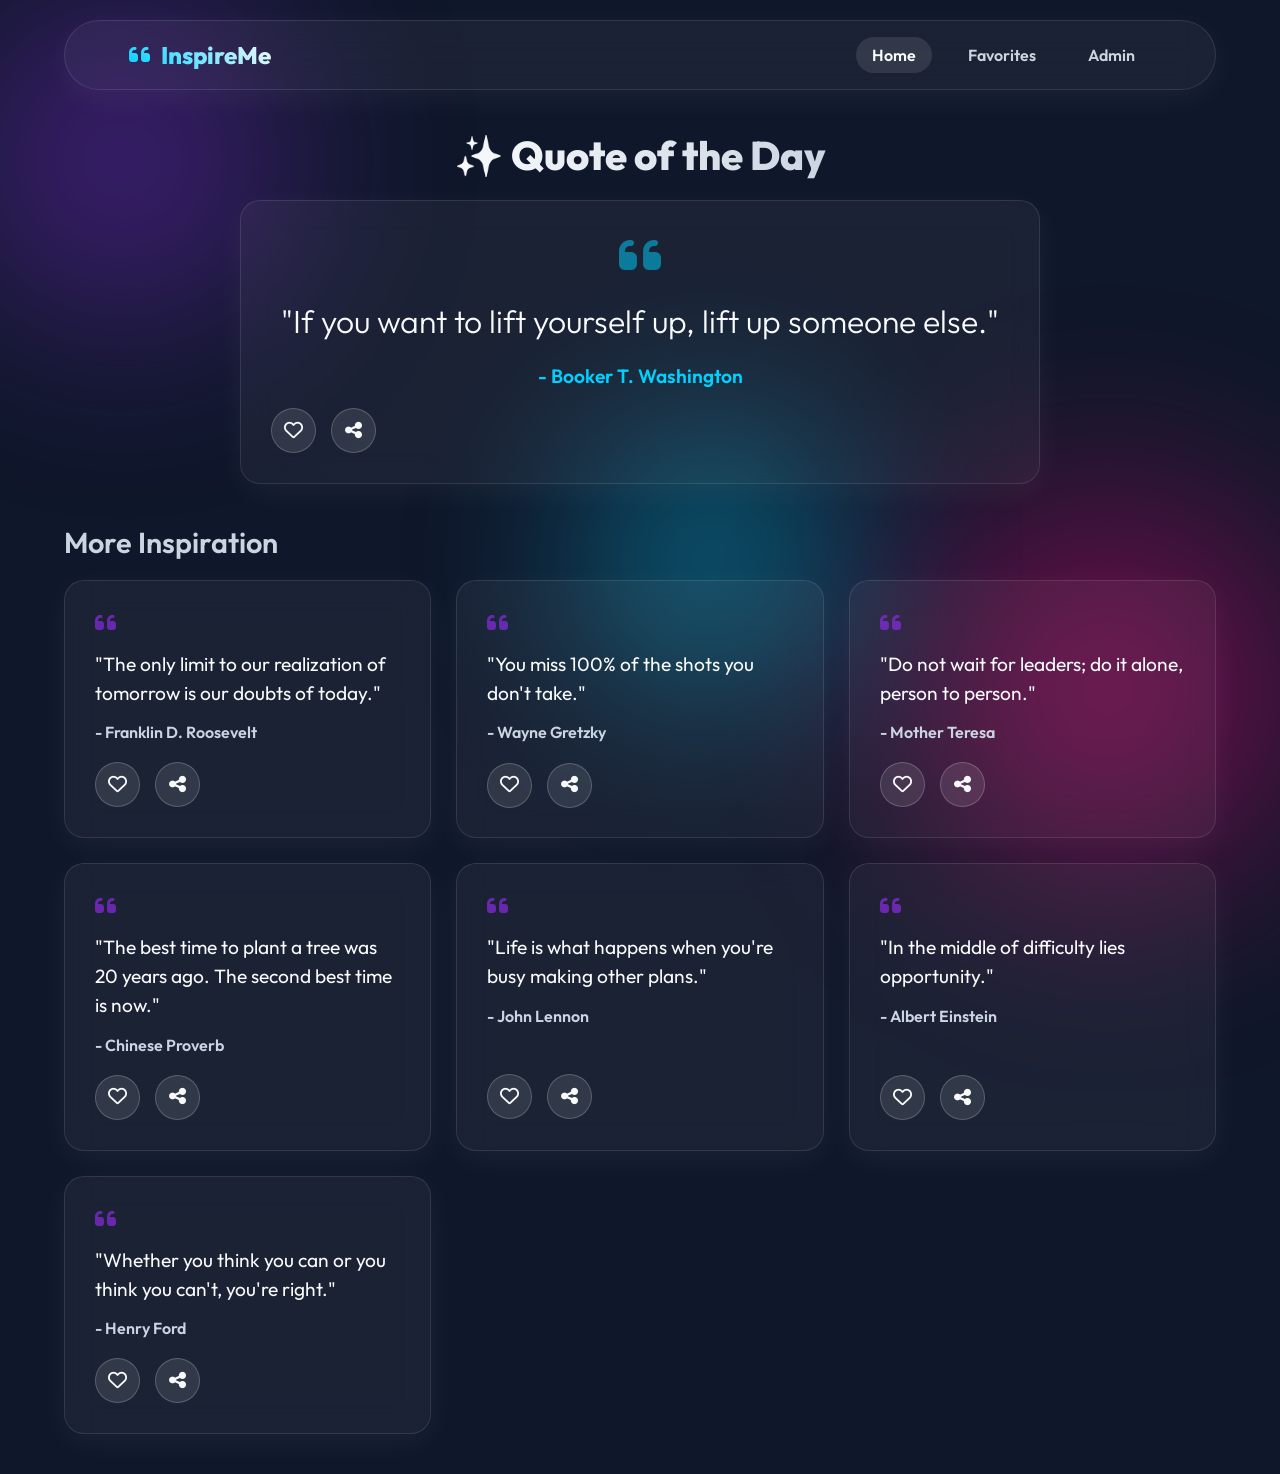
<file: index.html>
<!DOCTYPE html>
<html lang="en">
<head>
    <meta charset="UTF-8">
    <meta name="viewport" content="width=device-width, initial-scale=1.0">
    <title>InspireMe - Daily Quotes</title>
    <link href="https://fonts.googleapis.com/css2?family=Outfit:wght@300;400;600;800&display=swap" rel="stylesheet">
    <link rel="stylesheet" href="https://cdnjs.cloudflare.com/ajax/libs/font-awesome/6.4.0/css/all.min.css">
    <link rel="stylesheet" href="styles.css">
</head>
<body>
    <div class="blob blob-1"></div>
    <div class="blob blob-2"></div>
    <div class="blob blob-3"></div>

    <nav class="navbar glass-effect">
        <div class="logo">
            <i class="fa-solid fa-quote-left"></i> InspireMe
        </div>
        <div class="nav-links">
            <a href="index.html" class="active">Home</a>
            <a href="favorites.html">Favorites</a>
            <a href="admin.html">Admin</a>
        </div>
    </nav>

    <main class="container">
        <!-- Today's Quote Section -->
        <section class="today-quote-section">
            <h2 class="section-title">✨ Quote of the Day</h2>
            <div class="quote-card featured glass-effect" id="today-quote-card">
                <div class="quote-content">
                    <i class="fa-solid fa-quote-left quote-icon"></i>
                    <p class="quote-text" id="today-quote-text">Loading inspiration...</p>
                    <p class="quote-author" id="today-quote-author">-</p>
                </div>
                <div class="quote-actions">
                    <button class="action-btn favorite-btn" id="today-favorite-btn" title="Save to Favorites">
                        <i class="fa-regular fa-heart"></i>
                    </button>
                    <button class="action-btn share-btn" id="today-share-btn" title="Share Quote">
                        <i class="fa-solid fa-share-nodes"></i>
                    </button>
                </div>
            </div>
        </section>

        <!-- More Quotes Grid -->
        <section class="more-quotes-section">
            <h3 class="section-subtitle">More Inspiration</h3>
            <div class="quotes-grid" id="quotes-grid">
                <!-- Quote cards will be injected here by JavaScript -->
            </div>
        </section>
    </main>

    <script src="app.js"></script>
</body>
</html>
</file>
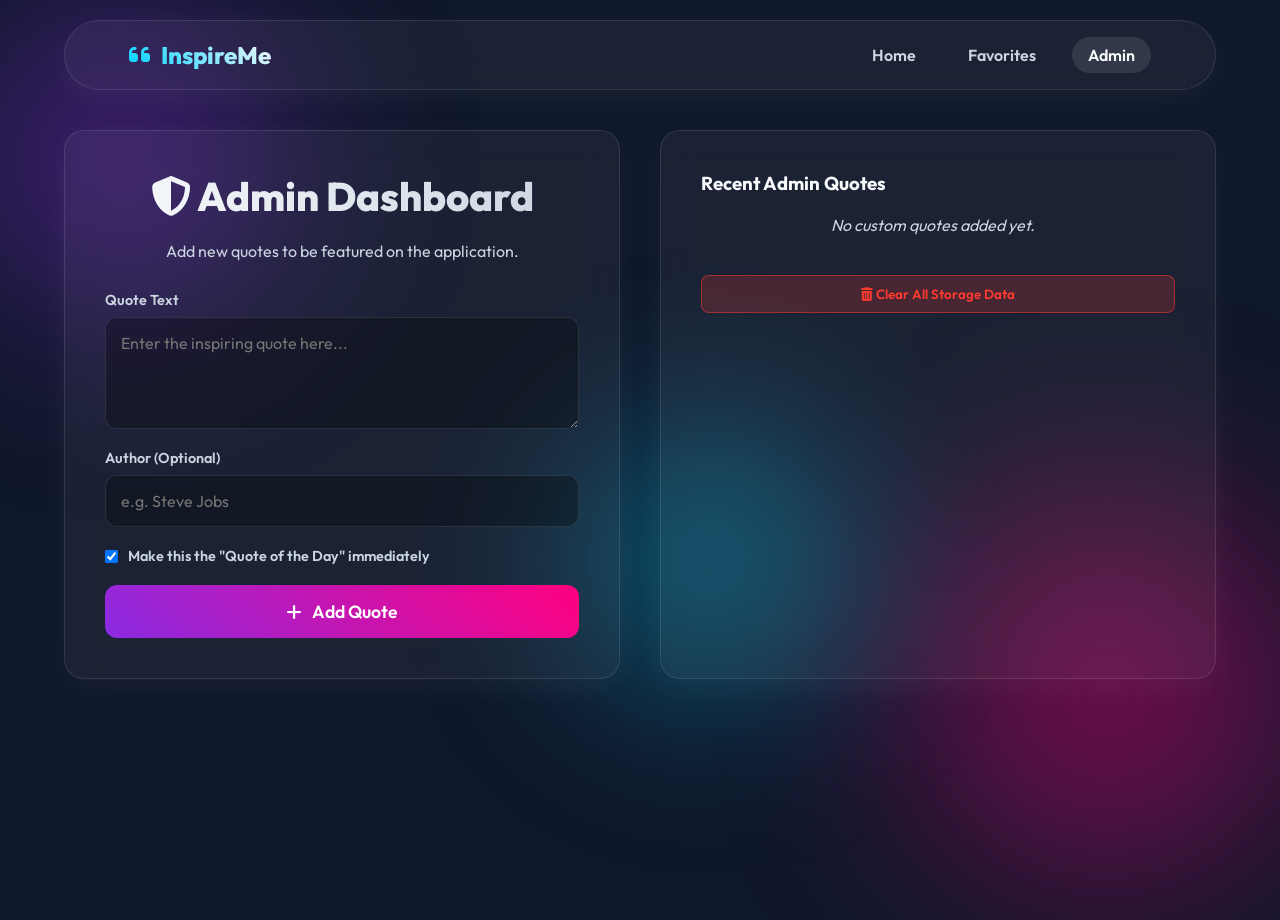
<file: admin.html>
<!DOCTYPE html>
<html lang="en">
<head>
    <meta charset="UTF-8">
    <meta name="viewport" content="width=device-width, initial-scale=1.0">
    <title>InspireMe - Admin Panel</title>
    <link href="https://fonts.googleapis.com/css2?family=Outfit:wght@300;400;600;800&display=swap" rel="stylesheet">
    <link rel="stylesheet" href="https://cdnjs.cloudflare.com/ajax/libs/font-awesome/6.4.0/css/all.min.css">
    <link rel="stylesheet" href="styles.css">
</head>
<body>
    <div class="blob blob-1"></div>
    <div class="blob blob-2"></div>
    <div class="blob blob-3"></div>

    <nav class="navbar glass-effect">
        <div class="logo">
            <i class="fa-solid fa-quote-left"></i> InspireMe
        </div>
        <div class="nav-links">
            <a href="index.html">Home</a>
            <a href="favorites.html">Favorites</a>
            <a href="admin.html" class="active">Admin</a>
        </div>
    </nav>

    <main class="container admin-container">
        <section class="admin-panel glass-effect">
            <h2 class="section-title"><i class="fa-solid fa-shield-halved"></i> Admin Dashboard</h2>
            <p class="section-desc">Add new quotes to be featured on the application.</p>
            
            <form id="add-quote-form" class="admin-form">
                <div class="form-group">
                    <label for="quote-input">Quote Text</label>
                    <textarea id="quote-input" rows="4" placeholder="Enter the inspiring quote here..." required></textarea>
                </div>
                
                <div class="form-group">
                    <label for="author-input">Author (Optional)</label>
                    <input type="text" id="author-input" placeholder="e.g. Steve Jobs">
                </div>

                <div class="form-group">
                    <label class="checkbox-label">
                        <input type="checkbox" id="feature-checkbox" checked>
                        Make this the "Quote of the Day" immediately
                    </label>
                </div>

                <button type="submit" class="submit-btn primary-btn">
                    <i class="fa-solid fa-plus"></i> Add Quote
                </button>
            </form>
            
            <div id="success-message" class="toast-message hidden">
                <i class="fa-solid fa-circle-check"></i> Quote added successfully!
            </div>
        </section>

        <section class="admin-quotes-list glass-effect">
            <h3>Recent Admin Quotes</h3>
            <div id="admin-quotes-container" class="admin-list">
                <!-- Admin quotes will be injected here -->
            </div>
            <button id="clear-data-btn" class="danger-btn">
                <i class="fa-solid fa-trash-can"></i> Clear All Storage Data
            </button>
        </section>
    </main>

    <script src="admin.js"></script>
</body>
</html>
</file>
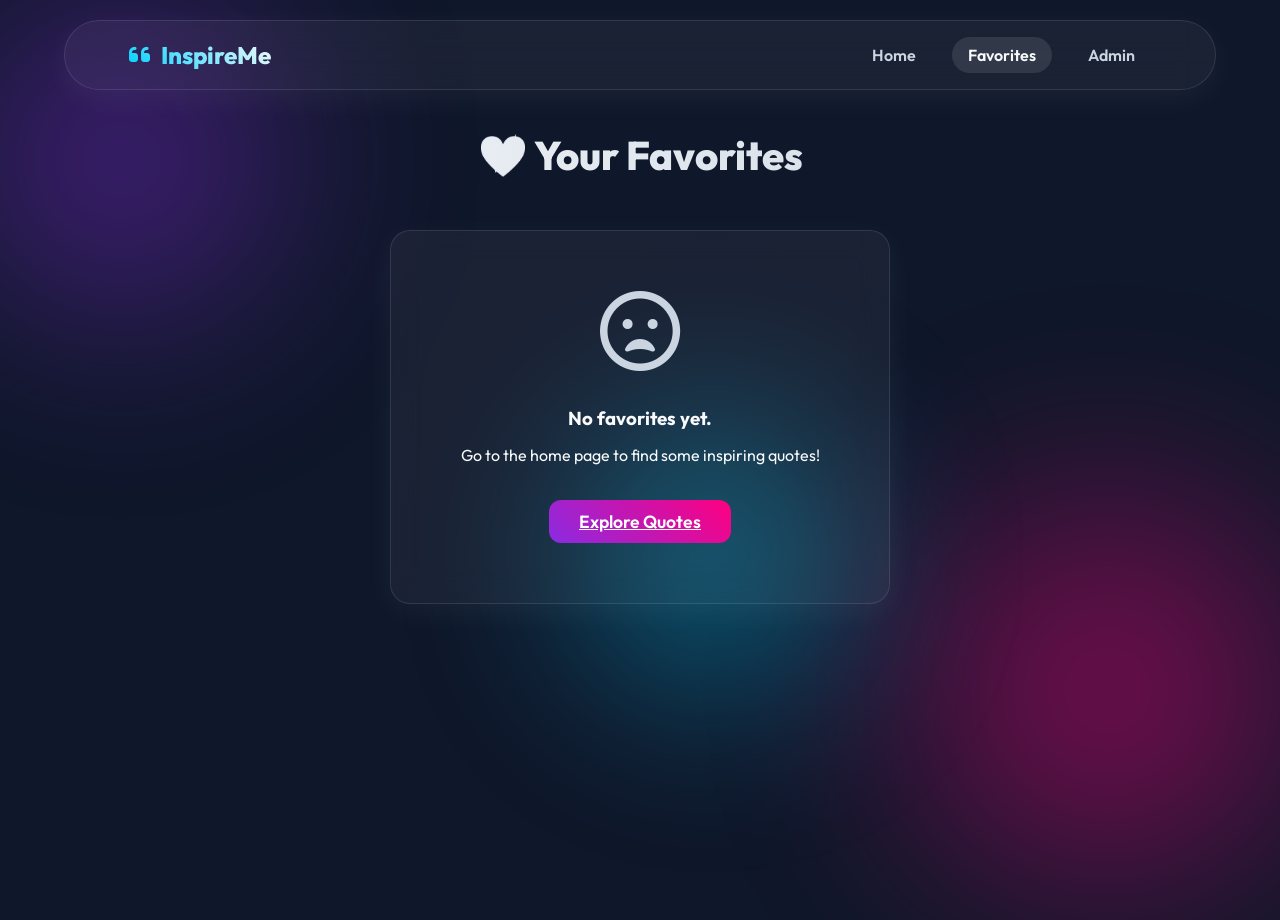
<file: favorites.html>
<!DOCTYPE html>
<html lang="en">
<head>
    <meta charset="UTF-8">
    <meta name="viewport" content="width=device-width, initial-scale=1.0">
    <title>InspireMe - Favorites</title>
    <link href="https://fonts.googleapis.com/css2?family=Outfit:wght@300;400;600;800&display=swap" rel="stylesheet">
    <link rel="stylesheet" href="https://cdnjs.cloudflare.com/ajax/libs/font-awesome/6.4.0/css/all.min.css">
    <link rel="stylesheet" href="styles.css">
</head>
<body>
    <div class="blob blob-1"></div>
    <div class="blob blob-2"></div>
    <div class="blob blob-3"></div>

    <nav class="navbar glass-effect">
        <div class="logo">
            <i class="fa-solid fa-quote-left"></i> InspireMe
        </div>
        <div class="nav-links">
            <a href="index.html">Home</a>
            <a href="favorites.html" class="active">Favorites</a>
            <a href="admin.html">Admin</a>
        </div>
    </nav>

    <main class="container">
        <section class="favorites-section">
            <h2 class="section-title">💖 Your Favorites</h2>
            <div id="favorites-empty-state" class="empty-state glass-effect hidden">
                <i class="fa-regular fa-face-frown-open empty-icon"></i>
                <h3>No favorites yet.</h3>
                <p>Go to the home page to find some inspiring quotes!</p>
                <a href="index.html" class="primary-btn">Explore Quotes</a>
            </div>
            <div class="quotes-grid" id="favorites-grid">
                <!-- Favorite quote cards will be injected here -->
            </div>
        </section>
    </main>

    <script src="favorites.js"></script>
</body>
</html>
</file>
<file: styles.css>
/* styles.css */
:root {
    --primary: #8a2be2;
    --secondary: #ff007f;
    --tertiary: #00d2ff;
    --dark-bg: #0f172a;
    --text-light: #f8fafc;
    --text-dim: #cbd5e1;
    --glass-bg: rgba(255, 255, 255, 0.05);
    --glass-border: rgba(255, 255, 255, 0.1);
    --glass-glow: rgba(255, 255, 255, 0.05);
}

* {
    margin: 0;
    padding: 0;
    box-sizing: border-box;
    font-family: 'Outfit', sans-serif;
}

body {
    background-color: var(--dark-bg);
    color: var(--text-light);
    min-height: 100vh;
    overflow-x: hidden;
    position: relative;
}

/* Background Animated Blobs */
.blob {
    position: fixed;
    border-radius: 50%;
    filter: blur(80px);
    z-index: -1;
    opacity: 0.5;
    animation: float 20s infinite ease-in-out alternate;
}

.blob-1 {
    top: -10%;
    left: -10%;
    width: 500px;
    height: 500px;
    background: radial-gradient(circle, var(--primary), transparent 70%);
}

.blob-2 {
    bottom: -10%;
    right: -10%;
    width: 600px;
    height: 600px;
    background: radial-gradient(circle, var(--secondary), transparent 70%);
    animation-delay: -5s;
}

.blob-3 {
    top: 40%;
    left: 40%;
    width: 400px;
    height: 400px;
    background: radial-gradient(circle, var(--tertiary), transparent 70%);
    animation-delay: -10s;
}

@keyframes float {
    0% { transform: translate(0, 0) scale(1); }
    100% { transform: translate(50px, 50px) scale(1.1); }
}

/* Glassmorphism Utility */
.glass-effect {
    background: var(--glass-bg);
    backdrop-filter: blur(16px);
    -webkit-backdrop-filter: blur(16px);
    border: 1px solid var(--glass-border);
    box-shadow: 0 8px 32px 0 var(--glass-glow);
    border-radius: 20px;
}

/* Navigation */
.navbar {
    display: flex;
    justify-content: space-between;
    align-items: center;
    padding: 1rem 5%;
    margin: 20px auto;
    width: 90%;
    max-width: 1200px;
    border-radius: 50px;
    position: sticky;
    top: 20px;
    z-index: 100;
}

.logo {
    font-size: 1.5rem;
    font-weight: 800;
    background: linear-gradient(45deg, var(--tertiary), var(--text-light));
    -webkit-background-clip: text;
    -webkit-text-fill-color: transparent;
    display: flex;
    align-items: center;
    gap: 10px;
}

.nav-links {
    display: flex;
    gap: 20px;
}

.nav-links a {
    color: var(--text-dim);
    text-decoration: none;
    font-weight: 600;
    padding: 8px 16px;
    border-radius: 20px;
    transition: all 0.3s ease;
}

.nav-links a:hover, .nav-links a.active {
    color: var(--text-light);
    background: rgba(255,255,255,0.1);
}

/* Main Container */
.container {
    width: 90%;
    max-width: 1200px;
    margin: 40px auto;
    display: flex;
    flex-direction: column;
    gap: 40px;
}

/* Sections */
.section-title {
    font-size: 2.5rem;
    font-weight: 800;
    margin-bottom: 20px;
    text-align: center;
    background: linear-gradient(to right, var(--text-light), var(--text-dim));
    -webkit-background-clip: text;
    -webkit-text-fill-color: transparent;
}

.section-subtitle {
    font-size: 1.8rem;
    font-weight: 600;
    margin-bottom: 20px;
    color: var(--text-dim);
}

/* Featured Quote */
.today-quote-section {
    display: flex;
    flex-direction: column;
    align-items: center;
}

.featured {
    width: 100%;
    max-width: 800px;
    padding: 60px 40px;
    text-align: center;
    position: relative;
    transition: transform 0.3s ease, box-shadow 0.3s ease;
}

.featured:hover {
    transform: translateY(-5px);
    box-shadow: 0 15px 40px 0 rgba(138, 43, 226, 0.2);
}

.quote-icon {
    font-size: 3rem;
    color: var(--tertiary);
    opacity: 0.5;
    margin-bottom: 20px;
}

.featured .quote-text {
    font-size: 2rem;
    font-weight: 300;
    line-height: 1.4;
    margin-bottom: 20px;
    color: var(--text-light);
}

.featured .quote-author {
    font-size: 1.2rem;
    font-weight: 600;
    color: var(--tertiary);
}

.quote-actions {
    margin-top: 30px;
    display: flex;
    gap: 15px;
    justify-content: center;
}

/* Buttons */
.action-btn {
    background: rgba(255, 255, 255, 0.1);
    border: 1px solid rgba(255, 255, 255, 0.2);
    color: var(--text-light);
    width: 45px;
    height: 45px;
    border-radius: 50%;
    cursor: pointer;
    font-size: 1.2rem;
    transition: all 0.3s ease;
    display: flex;
    align-items: center;
    justify-content: center;
}

.action-btn:hover {
    background: rgba(255, 255, 255, 0.2);
    transform: scale(1.1);
}

.favorite-btn.active {
    color: var(--secondary);
    background: rgba(255, 0, 127, 0.2);
    border-color: rgba(255, 0, 127, 0.5);
}

/* Quotes Grid */
.quotes-grid {
    display: grid;
    grid-template-columns: repeat(auto-fill, minmax(300px, 1fr));
    gap: 25px;
}

.quote-card {
    padding: 30px;
    display: flex;
    flex-direction: column;
    justify-content: space-between;
    transition: transform 0.3s ease, box-shadow 0.3s ease;
}

.quote-card:not(.featured):hover {
    transform: translateY(-5px);
    box-shadow: 0 10px 30px 0 rgba(255, 255, 255, 0.1);
}

.quote-icon-small {
    color: var(--primary);
    margin-bottom: 15px;
    font-size: 1.5rem;
    opacity: 0.7;
}

.quote-text-small {
    font-size: 1.2rem;
    font-weight: 400;
    line-height: 1.5;
    margin-bottom: 15px;
    flex-grow: 1;
}

.quote-author-small {
    font-size: 1rem;
    color: var(--text-dim);
    font-weight: 600;
}

.quote-card .quote-actions {
    margin-top: 20px;
    justify-content: flex-start;
}

/* Admin Styles */
.admin-container {
    display: grid;
    grid-template-columns: 1fr 1fr;
    gap: 40px;
}

.admin-panel, .admin-quotes-list {
    padding: 40px;
}

.section-desc {
    text-align: center;
    color: var(--text-dim);
    margin-bottom: 30px;
}

.form-group {
    margin-bottom: 20px;
    display: flex;
    flex-direction: column;
    gap: 8px;
}

.form-group label {
    font-weight: 600;
    color: var(--text-dim);
    font-size: 0.9rem;
}

textarea, input[type="text"] {
    background: rgba(0, 0, 0, 0.3);
    border: 1px solid var(--glass-border);
    border-radius: 12px;
    padding: 15px;
    color: var(--text-light);
    font-size: 1rem;
    font-family: 'Outfit';
    resize: vertical;
    transition: border-color 0.3s;
}

textarea:focus, input[type="text"]:focus {
    outline: none;
    border-color: var(--tertiary);
}

.checkbox-label {
    display: flex;
    align-items: center;
    gap: 10px;
    cursor: pointer;
    user-select: none;
}

.primary-btn {
    width: 100%;
    padding: 15px;
    border-radius: 12px;
    border: none;
    background: linear-gradient(45deg, var(--primary), var(--secondary));
    color: white;
    font-size: 1.1rem;
    font-weight: 600;
    cursor: pointer;
    transition: transform 0.2s, box-shadow 0.2s;
    display: flex;
    justify-content: center;
    align-items: center;
    gap: 10px;
}

.primary-btn:hover {
    transform: translateY(-2px);
    box-shadow: 0 5px 15px rgba(255, 0, 127, 0.4);
}

.danger-btn {
    background: rgba(255, 59, 48, 0.2);
    border: 1px solid rgba(255, 59, 48, 0.5);
    color: #ff3b30;
    padding: 10px 15px;
    border-radius: 8px;
    cursor: pointer;
    font-weight: 600;
    transition: all 0.2s;
    width: 100%;
    margin-top: 20px;
}

.danger-btn:hover {
    background: rgba(255, 59, 48, 0.4);
}

.danger-btn.icon-only {
    width: 40px;
    height: 40px;
    padding: 0;
    display: flex;
    align-items: center;
    justify-content: center;
    border-radius: 50%;
    margin-top: 0;
}

/* Admin List */
.admin-list {
    display: flex;
    flex-direction: column;
    gap: 15px;
    max-height: 500px;
    overflow-y: auto;
    padding-right: 10px;
}

.admin-list::-webkit-scrollbar {
    width: 6px;
}
.admin-list::-webkit-scrollbar-track {
    background: rgba(0,0,0,0.2);
    border-radius: 10px;
}
.admin-list::-webkit-scrollbar-thumb {
    background: var(--glass-border);
    border-radius: 10px;
}

.admin-quote-item {
    padding: 20px;
    display: flex;
    justify-content: space-between;
    align-items: flex-start;
    gap: 15px;
}

.admin-quote-content {
    flex-grow: 1;
}

.admin-quote-meta {
    display: flex;
    align-items: center;
    gap: 15px;
}

.badge {
    background: linear-gradient(45deg, var(--primary), var(--tertiary));
    color: white;
    padding: 3px 8px;
    border-radius: 10px;
    font-size: 0.7rem;
    font-weight: 800;
    text-transform: uppercase;
}

/* Emptystates */
.empty-text {
    text-align: center;
    color: var(--text-dim);
    font-style: italic;
    padding: 20px;
}

.empty-state {
    text-align: center;
    padding: 60px 20px;
    display: flex;
    flex-direction: column;
    align-items: center;
    gap: 15px;
    max-width: 500px;
    margin: 50px auto;
}

.empty-icon {
    font-size: 5rem;
    color: var(--text-dim);
    margin-bottom: 20px;
}

.empty-state .primary-btn {
    width: max-content;
    padding: 10px 30px;
    margin-top: 20px;
}

/* Toast Setup */
.toast-message {
    position: fixed;
    bottom: 30px;
    left: 50%;
    transform: translateX(-50%);
    background: rgba(46, 204, 113, 0.2);
    backdrop-filter: blur(10px);
    border: 1px solid rgba(46, 204, 113, 0.5);
    color: #2ecc71;
    padding: 15px 25px;
    border-radius: 50px;
    display: flex;
    align-items: center;
    gap: 10px;
    font-weight: 600;
    z-index: 1000;
}

.hidden {
    display: none !important;
}

.fade-in {
    animation: fadeIn 0.3s forwards;
}

.fade-out {
    animation: fadeOut 0.3s forwards;
}

@keyframes fadeIn {
    from { opacity: 0; transform: translate(-50%, 20px); }
    to { opacity: 1; transform: translate(-50%, 0); }
}

@keyframes fadeOut {
    from { opacity: 1; transform: translate(-50%, 0); }
    to { opacity: 0; transform: translate(-50%, -20px); }
}

/* Responsive */
@media (max-width: 900px) {
    .admin-container {
        grid-template-columns: 1fr;
    }
}

@media (max-width: 600px) {
    .navbar {
        flex-direction: column;
        gap: 15px;
        border-radius: 20px;
    }
    
    .featured {
        padding: 40px 20px;
    }
    
    .featured .quote-text {
        font-size: 1.5rem;
    }
}
</file>
